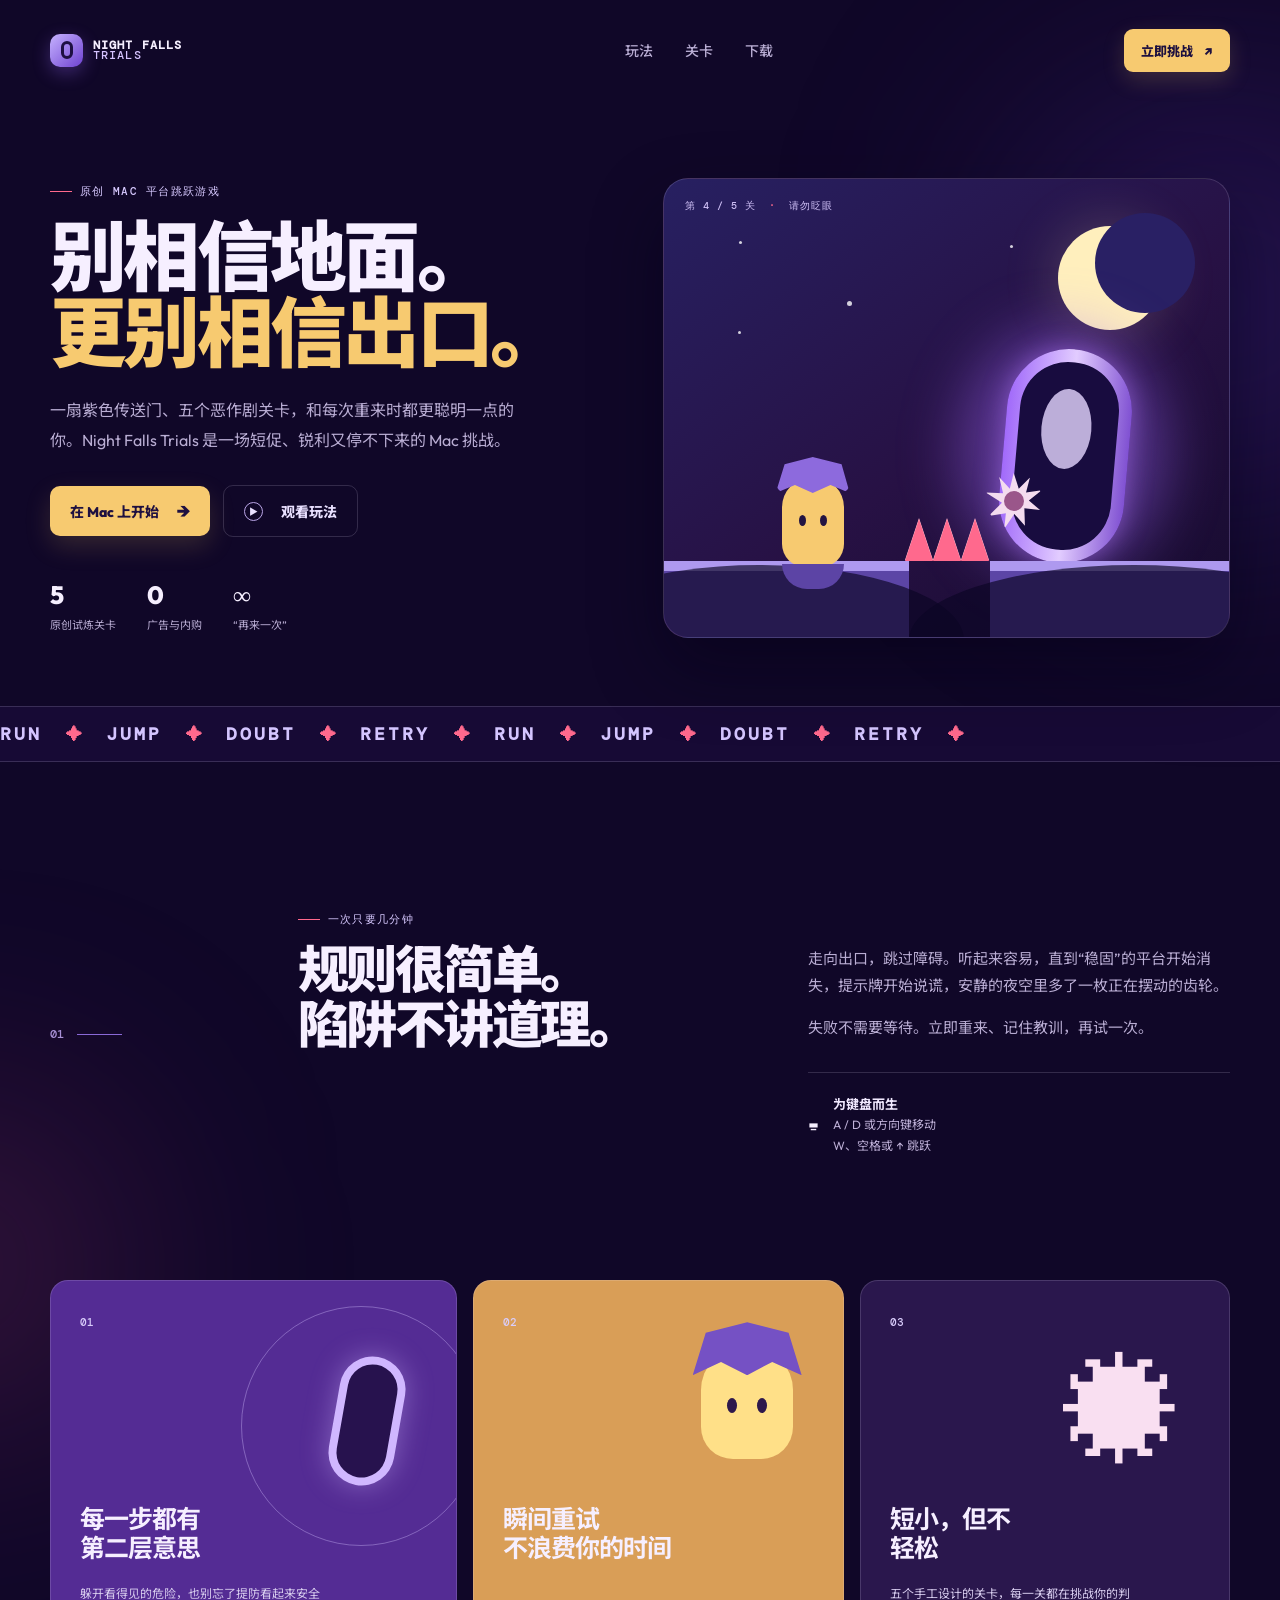
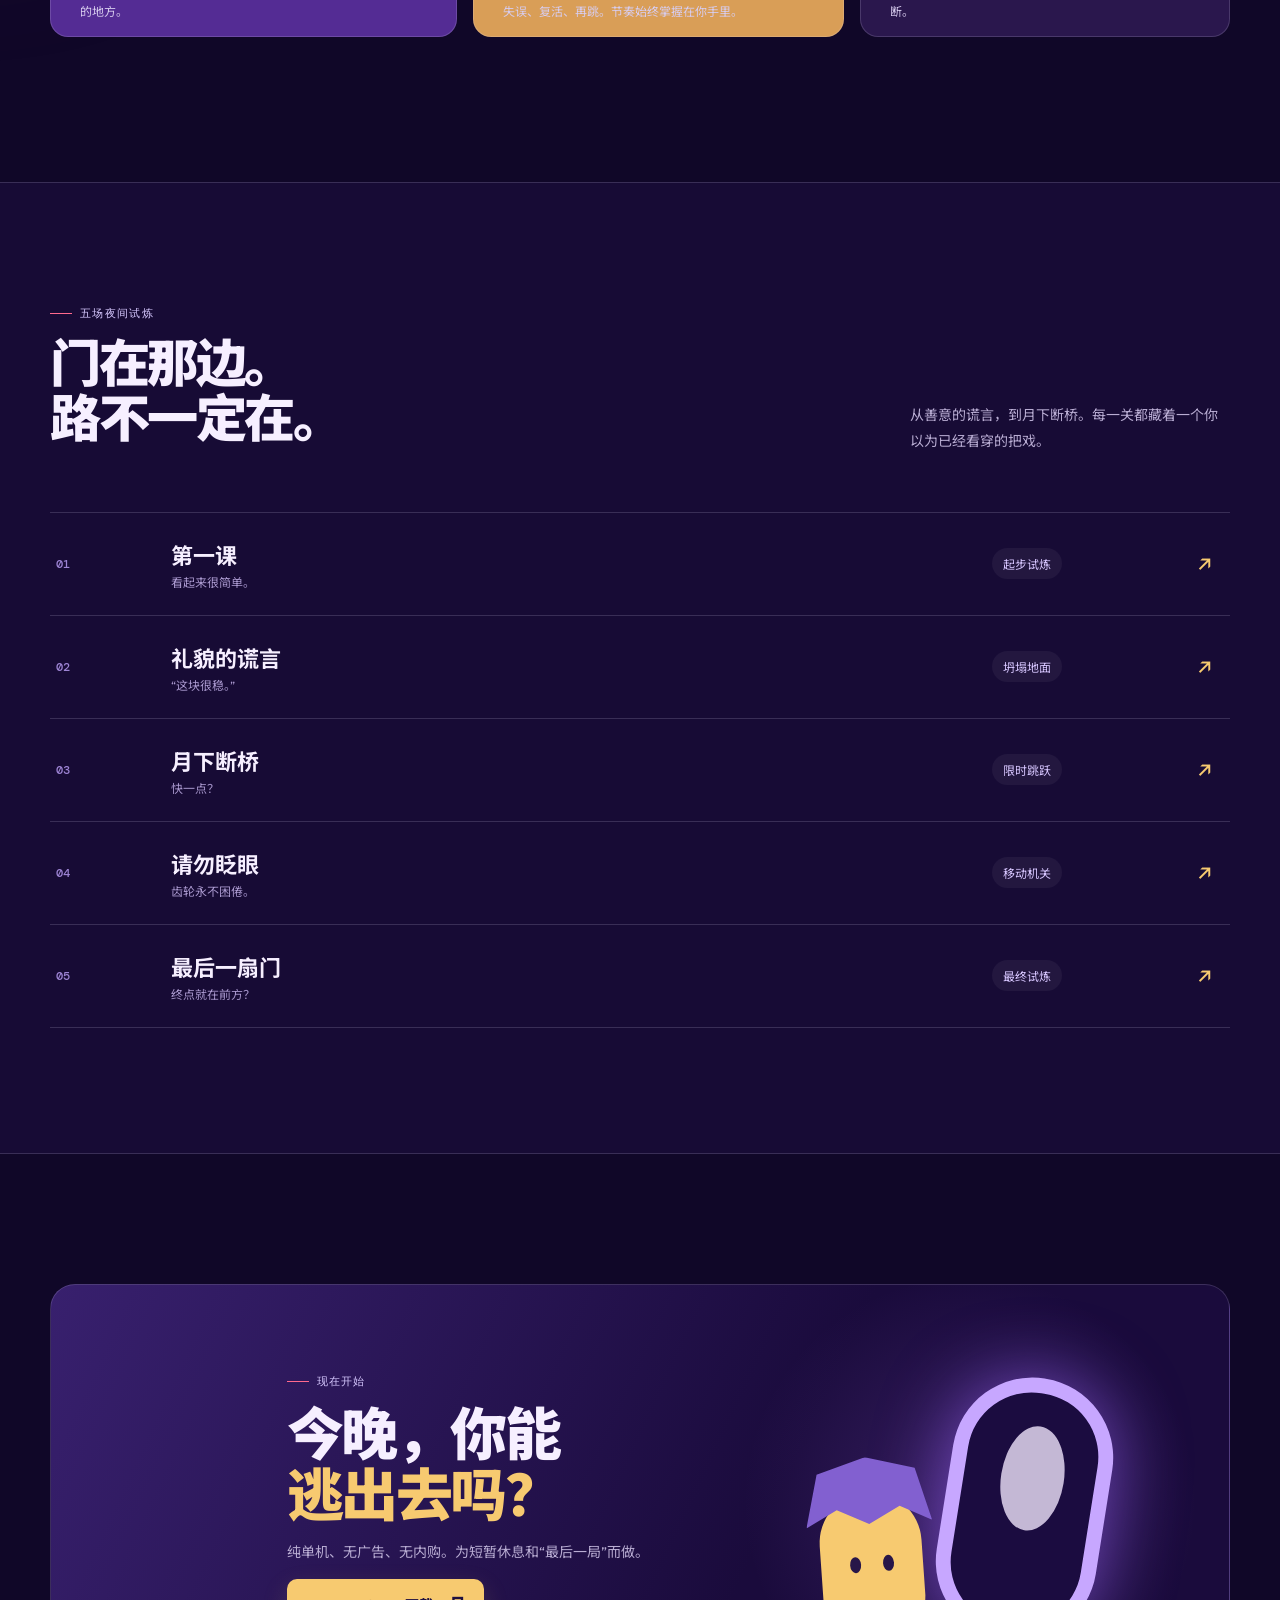
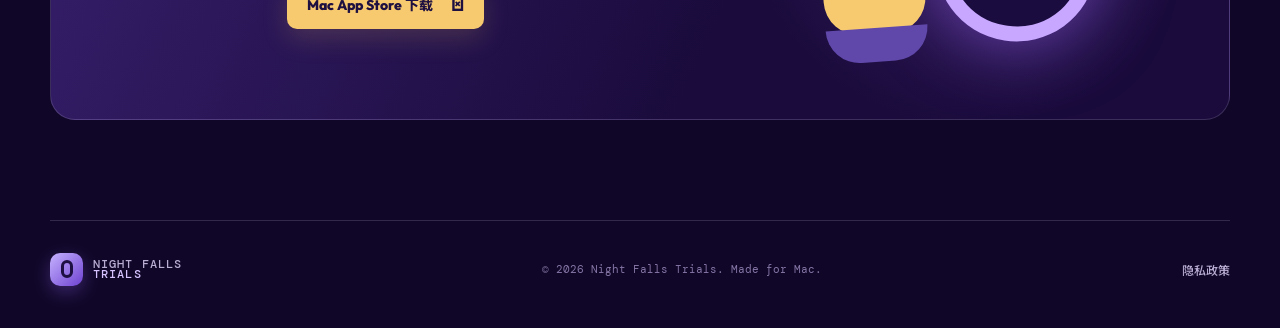
<file: index.html>
<!doctype html>
<html lang="zh-CN">
  <head>
    <meta charset="UTF-8" />
    <meta name="viewport" content="width=device-width, initial-scale=1.0" />
    <meta name="description" content="Night Falls Trials 是一款为 Mac 打造的原创恶作剧平台跳跃游戏。别相信地面，也别相信出口。" />
    <meta name="theme-color" content="#160d35" />
    <meta property="og:title" content="Night Falls Trials｜夜陨试炼" />
    <meta property="og:description" content="别相信地面，也别相信出口。" />
    <meta property="og:type" content="website" />
    <title>Night Falls Trials｜夜陨试炼</title>
    <link rel="icon" href="assets/icon.svg" type="image/svg+xml" />
    <link rel="stylesheet" href="styles.css" />
  </head>
  <body>
    <div class="aurora aurora-one"></div>
    <div class="aurora aurora-two"></div>
    <header class="site-header shell">
      <a class="brand" href="#top" aria-label="Night Falls Trials 首页">
        <span class="brand-mark"><span></span></span>
        <span>NIGHT FALLS<br /><b>TRIALS</b></span>
      </a>
      <nav aria-label="主导航">
        <a href="#play">玩法</a>
        <a href="#trials">关卡</a>
        <a href="#download">下载</a>
      </nav>
      <a class="nav-cta" href="#download">立即挑战 <span>↗</span></a>
    </header>

    <main id="top">
      <section class="hero shell">
        <div class="hero-copy reveal">
          <p class="eyebrow"><i></i> 原创 Mac 平台跳跃游戏</p>
          <h1>别相信地面。<br /><em>更别相信出口。</em></h1>
          <p class="lead">一扇紫色传送门、五个恶作剧关卡，和每次重来时都更聪明一点的你。Night Falls Trials 是一场短促、锐利又停不下来的 Mac 挑战。</p>
          <div class="hero-actions">
            <a class="button primary" href="#download">在 Mac 上开始 <span>→</span></a>
            <a class="button ghost" href="#play"><span class="play-icon">▶</span> 观看玩法</a>
          </div>
          <div class="facts">
            <div><strong>5</strong><span>原创试炼关卡</span></div>
            <div><strong>0</strong><span>广告与内购</span></div>
            <div><strong>∞</strong><span>“再来一次”</span></div>
          </div>
        </div>

        <div class="hero-art reveal" aria-label="夜陨试炼游戏场景插画">
          <div class="moon"></div>
          <div class="star s1"></div><div class="star s2"></div><div class="star s3"></div><div class="star s4"></div><div class="star s5"></div>
          <div class="portal-glow"></div>
          <div class="portal"><span class="portal-inner"></span></div>
          <div class="saw"><span></span><b></b></div>
          <div class="spikes"><i></i><i></i><i></i></div>
          <div class="platform platform-left"></div>
          <div class="platform platform-right"></div>
          <div class="character"><span class="hat"></span><span class="face"><b></b><b></b></span><span class="body"></span></div>
          <div class="mist mist-one"></div><div class="mist mist-two"></div>
          <p class="art-label">第 4 / 5 关 <span>·</span> 请勿眨眼</p>
        </div>
      </section>

      <section class="marquee" aria-label="游戏关键词">
        <div><span>RUN</span><b>✦</b><span>JUMP</span><b>✦</b><span>DOUBT</span><b>✦</b><span>RETRY</span><b>✦</b><span>RUN</span><b>✦</b><span>JUMP</span><b>✦</b><span>DOUBT</span><b>✦</b><span>RETRY</span><b>✦</b></div>
      </section>

      <section class="intro shell" id="play">
        <div class="section-number">01 <span></span></div>
        <div class="intro-title reveal"><p class="eyebrow"><i></i> 一次只要几分钟</p><h2>规则很简单。<br />陷阱不讲道理。</h2></div>
        <div class="intro-text reveal"><p>走向出口，跳过障碍。听起来容易，直到“稳固”的平台开始消失，提示牌开始说谎，安静的夜空里多了一枚正在摆动的齿轮。</p><p>失败不需要等待。立即重来、记住教训，再试一次。</p><div class="controls"><span>⌨</span><p><b>为键盘而生</b><br />A / D 或方向键移动<br />W、空格或 ↑ 跳跃</p></div></div>
      </section>

      <section class="feature-grid shell">
        <article class="feature card-purple reveal"><span class="feature-index">01</span><div class="feature-orbit"></div><div class="mini-portal"></div><h3>每一步都有<br />第二层意思</h3><p>躲开看得见的危险，也别忘了提防看起来安全的地方。</p></article>
        <article class="feature card-gold reveal"><span class="feature-index">02</span><div class="mini-character"><span></span><i></i><i></i></div><h3>瞬间重试<br />不浪费你的时间</h3><p>失误、复活、再跳。节奏始终掌握在你手里。</p></article>
        <article class="feature card-dark reveal"><span class="feature-index">03</span><div class="mini-saw">✹</div><h3>短小，但不<br />轻松</h3><p>五个手工设计的关卡，每一关都在挑战你的判断。</p></article>
      </section>

      <section class="trials" id="trials">
        <div class="shell">
          <div class="section-head reveal"><div><p class="eyebrow"><i></i> 五场夜间试炼</p><h2>门在那边。<br />路不一定在。</h2></div><p>从善意的谎言，到月下断桥。每一关都藏着一个你以为已经看穿的把戏。</p></div>
          <div class="trial-list">
            <article class="trial reveal"><span class="trial-no">01</span><div><h3>第一课</h3><p>看起来很简单。</p></div><span class="trial-type">起步试炼</span><span class="arrow">↗</span></article>
            <article class="trial reveal"><span class="trial-no">02</span><div><h3>礼貌的谎言</h3><p>“这块很稳。”</p></div><span class="trial-type">坍塌地面</span><span class="arrow">↗</span></article>
            <article class="trial reveal"><span class="trial-no">03</span><div><h3>月下断桥</h3><p>快一点？</p></div><span class="trial-type">限时跳跃</span><span class="arrow">↗</span></article>
            <article class="trial reveal"><span class="trial-no">04</span><div><h3>请勿眨眼</h3><p>齿轮永不困倦。</p></div><span class="trial-type">移动机关</span><span class="arrow">↗</span></article>
            <article class="trial reveal"><span class="trial-no">05</span><div><h3>最后一扇门</h3><p>终点就在前方？</p></div><span class="trial-type">最终试炼</span><span class="arrow">↗</span></article>
          </div>
        </div>
      </section>

      <section class="download shell" id="download">
        <div class="download-orbit"></div>
        <div class="download-copy reveal"><p class="eyebrow"><i></i> 现在开始</p><h2>今晚，你能<br /><em>逃出去吗？</em></h2><p>纯单机、无广告、无内购。为短暂休息和“最后一局”而做。</p><a class="button primary" href="https://apps.apple.com/app/night-falls-trials/id6802349862" target="_blank" rel="noopener noreferrer">Mac App Store 下载 <span></span></a></div>
        <div class="download-graphic reveal"><div class="big-portal"><span></span></div><div class="download-character"><i></i><b></b><b></b></div></div>
      </section>
    </main>

    <footer class="site-footer shell"><a class="brand" href="#top"><span class="brand-mark"><span></span></span><span>NIGHT FALLS<br /><b>TRIALS</b></span></a><p>© <span id="year"></span> Night Falls Trials. Made for Mac.</p><a href="privacy.html">隐私政策</a></footer>
    <script src="script.js"></script>
  </body>
</html>
</file>
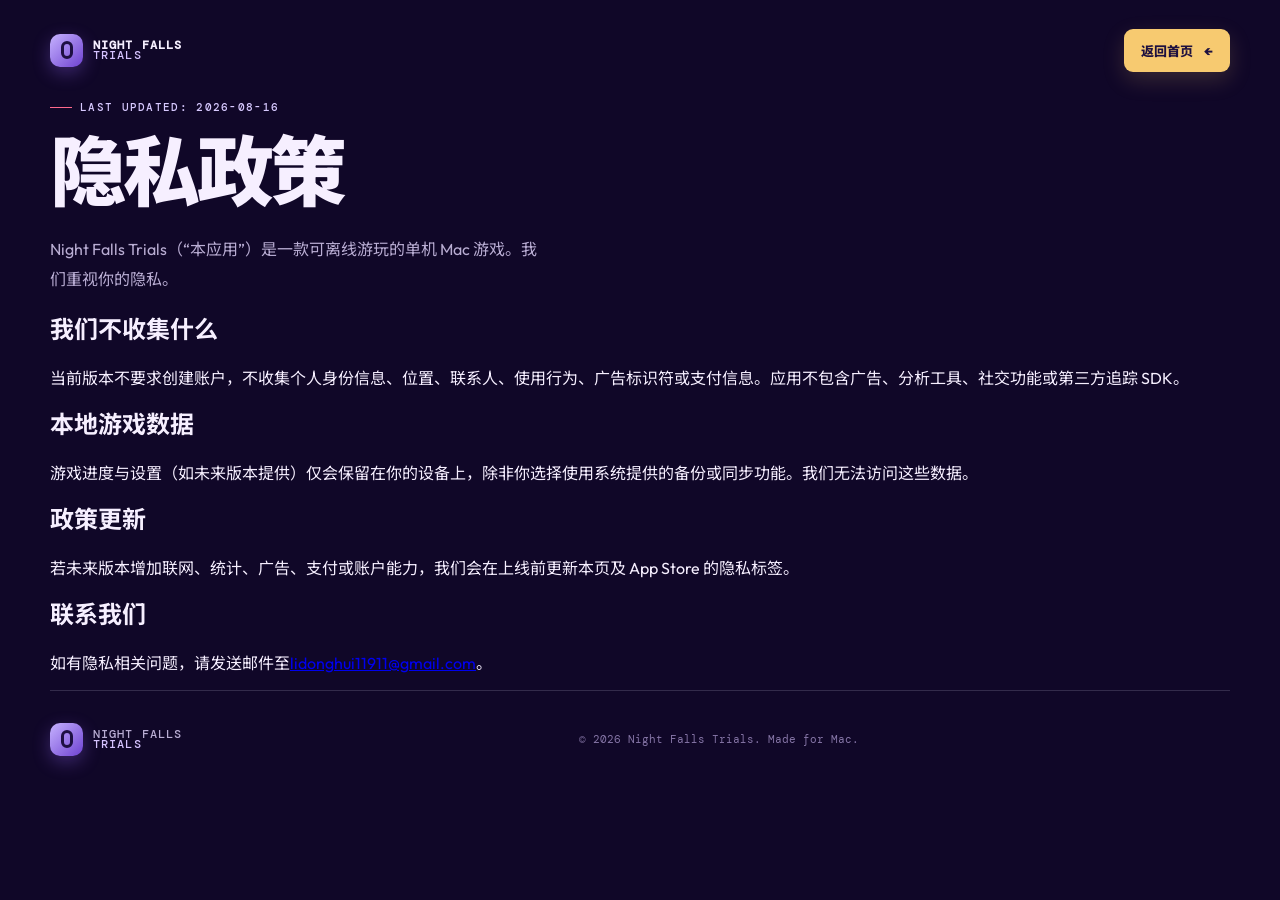
<file: privacy.html>
<!doctype html>
<html lang="zh-CN">
  <head><meta charset="UTF-8" /><meta name="viewport" content="width=device-width, initial-scale=1.0" /><meta name="description" content="Night Falls Trials 隐私政策" /><title>隐私政策｜Night Falls Trials</title><link rel="icon" href="assets/icon.svg" type="image/svg+xml" /><link rel="stylesheet" href="styles.css" /></head>
  <body><header class="site-header shell"><a class="brand" href="index.html"><span class="brand-mark"><span></span></span><span>NIGHT FALLS<br /><b>TRIALS</b></span></a><a class="nav-cta" href="index.html">返回首页 <span>←</span></a></header><main class="shell policy"><p class="eyebrow"><i></i> LAST UPDATED: 2026-08-16</p><h1>隐私政策</h1><p class="lead">Night Falls Trials（“本应用”）是一款可离线游玩的单机 Mac 游戏。我们重视你的隐私。</p><section><h2>我们不收集什么</h2><p>当前版本不要求创建账户，不收集个人身份信息、位置、联系人、使用行为、广告标识符或支付信息。应用不包含广告、分析工具、社交功能或第三方追踪 SDK。</p></section><section><h2>本地游戏数据</h2><p>游戏进度与设置（如未来版本提供）仅会保留在你的设备上，除非你选择使用系统提供的备份或同步功能。我们无法访问这些数据。</p></section><section><h2>政策更新</h2><p>若未来版本增加联网、统计、广告、支付或账户能力，我们会在上线前更新本页及 App Store 的隐私标签。</p></section><section><h2>联系我们</h2><p data-i18n="privacy.contactText">如有隐私相关问题，请发送邮件至<a href="mailto:lidonghui11911@gmail.com">lidonghui11911@gmail.com</a>。</p></section></main><footer class="site-footer shell"><a class="brand" href="index.html"><span class="brand-mark"><span></span></span><span>NIGHT FALLS<br /><b>TRIALS</b></span></a><p>© <span id="year"></span> Night Falls Trials. Made for Mac.</p></footer><script src="script.js"></script></body>
</html>
</file>
<file: styles.css>
@import url('https://fonts.googleapis.com/css2?family=DM+Mono:wght@400;500&family=Noto+Sans+SC:wght@400;500;700;900&family=Outfit:wght@400;500;600;700;800;900&display=swap');

:root{--ink:#f6efff;--muted:#b9add3;--violet:#9b70ff;--lavender:#d6c3ff;--night:#100728;--night2:#1b0e42;--gold:#f7ca70;--pink:#ff698d;--line:rgba(237,226,255,.16)}*{box-sizing:border-box}html{scroll-behavior:smooth}body{margin:0;background:var(--night);color:var(--ink);font-family:Outfit,'Noto Sans SC',sans-serif;overflow-x:hidden}.shell{width:min(1180px,calc(100% - 56px));margin-inline:auto}.aurora{position:fixed;z-index:-1;border-radius:50%;filter:blur(120px);pointer-events:none}.aurora-one{width:430px;height:430px;background:#502b9c55;top:90px;right:-160px}.aurora-two{width:330px;height:330px;background:#bf45843a;top:1100px;left:-210px}.site-header{height:100px;display:flex;align-items:center;justify-content:space-between}.brand{display:flex;align-items:center;gap:10px;color:var(--ink);font:700 12px/10px 'DM Mono',monospace;letter-spacing:1.1px;text-decoration:none}.brand b{color:var(--lavender);font-weight:500}.brand-mark{width:33px;height:33px;border-radius:10px;background:linear-gradient(135deg,#c6b2ff,#6e42d1);display:grid;place-items:center;box-shadow:0 6px 18px #9466f755}.brand-mark span{width:12px;height:18px;border:3px solid #1e1043;border-radius:6px}.site-header nav{display:flex;gap:32px;margin-left:92px}.site-header nav a,.site-footer>a{color:var(--muted);text-decoration:none;font-size:14px;font-weight:500;transition:.2s}.site-header nav a:hover,.site-footer>a:hover{color:#fff}.nav-cta{color:#1d103f;background:var(--gold);padding:12px 17px;border-radius:9px;font-weight:800;font-size:13px;text-decoration:none;box-shadow:0 8px 22px #f5c66c2c}.nav-cta span{margin-left:9px}.hero{min-height:606px;padding:65px 0 55px;display:grid;grid-template-columns:1.01fr .99fr;align-items:center;gap:34px}.eyebrow{display:flex;align-items:center;gap:8px;color:#d7c9ff;font:500 11px 'DM Mono',monospace;letter-spacing:1.3px;text-transform:uppercase}.eyebrow i{display:inline-block;width:22px;height:1px;background:var(--pink)}h1,h2,h3,p{margin-top:0}h1{font-size:clamp(50px,6vw,82px);letter-spacing:-3.7px;line-height:.99;margin:20px 0 25px;font-weight:900}h1 em,h2 em{font-style:normal;color:var(--gold)}.lead{max-width:490px;color:var(--muted);font-size:16px;line-height:1.85}.hero-actions{display:flex;align-items:center;gap:13px;margin-top:30px}.button{display:inline-flex;align-items:center;gap:18px;border-radius:10px;padding:15px 20px;font-size:14px;font-weight:800;text-decoration:none}.primary{color:#1e1040;background:var(--gold);box-shadow:0 10px 26px #eab85d2c}.primary span{font-size:20px;line-height:10px}.ghost{color:#e9e0ff;border:1px solid var(--line)}.play-icon{font-size:9px;border:1px solid #b9a4e6;width:19px;height:19px;display:grid;place-items:center;border-radius:50%}.facts{display:flex;gap:31px;margin-top:42px}.facts div{display:grid;gap:5px}.facts strong{font:800 25px Outfit}.facts span{font-size:11px;color:var(--muted)}.hero-art{height:460px;border:1px solid var(--line);border-radius:25px;position:relative;overflow:hidden;background:linear-gradient(145deg,#272061 0%,#271144 55%,#160b2e 100%);box-shadow:0 30px 70px #05021677}.moon{position:absolute;width:104px;height:104px;border-radius:50%;background:#ffefbd;right:67px;top:47px;box-shadow:0 0 55px #ffeebe37}.moon:after{content:"";position:absolute;background:#292064;width:100px;height:100px;border-radius:50%;left:37px;top:-13px}.star{position:absolute;width:3px;height:3px;background:#fff;border-radius:50%;opacity:.8}.s1{top:62px;left:75px}.s2{top:122px;left:183px;width:5px;height:5px}.s3{top:66px;left:346px}.s4{top:209px;left:402px;width:4px;height:4px}.s5{top:152px;left:74px}.portal-glow{position:absolute;right:62px;bottom:60px;width:210px;height:250px;border-radius:50%;background:#a46bff66;filter:blur(28px)}.portal{position:absolute;right:101px;bottom:74px;width:125px;height:214px;border-radius:62px;background:linear-gradient(90deg,#a16afa,#e2ccff 52%,#8051d2);padding:13px;transform:rotate(5deg);box-shadow:0 0 24px #b87bff80}.portal-inner{display:block;width:100%;height:100%;border-radius:48px;background:#180c3f;position:relative}.portal-inner:after{content:"";position:absolute;top:27px;left:23px;width:50px;height:80px;border-radius:50%;background:#e5d8ff;opacity:.8}.platform{position:absolute;bottom:0;background:#5c45a6;border-top:10px solid #ae99ef}.platform-left{left:0;width:245px;height:76px}.platform-right{right:0;width:239px;height:76px}.spikes{position:absolute;bottom:76px;right:240px;display:flex}.spikes i{width:0;height:0;border-left:14px solid transparent;border-right:14px solid transparent;border-bottom:42px solid var(--pink);filter:drop-shadow(0 -1px 0 #ffc2d2)}.saw{position:absolute;bottom:108px;left:322px;width:56px;height:56px;animation:spin 7s linear infinite}.saw span{display:block;width:56px;height:56px;border-radius:48% 52% 43% 57%;background:#f4dcef;clip-path:polygon(50% 0%,59% 28%,79% 8%,72% 35%,100% 31%,77% 49%,97% 66%,69% 63%,70% 94%,51% 73%,33% 100%,36% 72%,5% 77%,29% 53%,0 35%,31% 36%,24% 7%,43% 28%)}.saw b{position:absolute;inset:18px;border-radius:50%;background:#9a568a}.character{position:absolute;left:118px;bottom:70px;width:62px;height:89px;background:var(--gold);border-radius:29px 29px 23px 23px;z-index:2}.character .hat{position:absolute;top:-21px;left:-6px;width:74px;height:36px;border-radius:50% 50% 10px 10px;background:#8d6add;clip-path:polygon(0 100%,12% 20%,50% 0,89% 20%,100% 100%,74% 78%,50% 100%,26% 78%)}.face{position:absolute;top:37px;left:17px;display:flex;gap:14px}.face b{width:7px;height:11px;border-radius:50%;background:#231442}.body{position:absolute;width:62px;height:25px;background:#5c44a5;bottom:-22px;border-radius:0 0 27px 27px}.mist{position:absolute;height:150px;bottom:-78px;border-radius:50%;background:#0b0525aa}.mist-one{width:410px;left:-110px}.mist-two{width:450px;right:-130px}.art-label{position:absolute;left:21px;top:20px;font:500 10px 'DM Mono';color:#cfc0f6;letter-spacing:1px}.art-label span{color:var(--pink);margin-inline:6px}.marquee{overflow:hidden;border-top:1px solid var(--line);border-bottom:1px solid var(--line);background:#170a35;padding:15px 0;white-space:nowrap}.marquee div{display:inline-flex;gap:24px;align-items:center;animation:slide 24s linear infinite}.marquee span{font:800 18px 'DM Mono';letter-spacing:3px;color:#d4c5ff}.marquee b{color:var(--pink)}.intro{padding:150px 0 124px;display:grid;grid-template-columns:.48fr 1.1fr 1fr;gap:45px}.section-number{font:500 12px 'DM Mono';color:#a890d6;display:flex;gap:13px;align-items:center}.section-number span{height:1px;width:45px;background:#8a69d7}.intro-title h2,.section-head h2,.download h2{font-size:clamp(38px,4vw,58px);line-height:1.07;letter-spacing:-2.5px;font-weight:900;margin:15px 0}.intro-text{padding-top:33px}.intro-text>p{color:var(--muted);font-size:15px;line-height:1.8}.controls{margin-top:31px;display:flex;gap:14px;align-items:center;border-top:1px solid var(--line);padding-top:20px}.controls>span{font-size:22px}.controls p{color:#bfb1d8;font-size:12px;line-height:1.7;margin:0}.controls b{color:#f1e9ff;font-size:13px}.feature-grid{display:grid;grid-template-columns:1.1fr 1fr 1fr;gap:16px}.feature{min-height:357px;border-radius:18px;padding:29px;position:relative;overflow:hidden;border:1px solid var(--line)}.feature-index{font:500 11px 'DM Mono';color:#d9cdfb}.feature h3{position:absolute;bottom:48px;font-size:25px;line-height:1.16;letter-spacing:-1px}.feature p{position:absolute;bottom:15px;max-width:240px;font-size:12px;color:#d7ccee;line-height:1.5;margin:0}.card-purple{background:#542c94}.card-gold{background:#d99e57}.card-dark{background:#2a174d}.feature-orbit{position:absolute;width:240px;height:240px;border:1px solid #d4c2ff60;border-radius:50%;right:-25px;top:25px}.mini-portal{position:absolute;right:56px;top:75px;width:66px;height:130px;border-radius:33px;background:#d0b7ff;transform:rotate(10deg);padding:8px;box-shadow:0 0 28px #d2b7ff66}.mini-portal:after{content:"";display:block;height:100%;border-radius:26px;background:#27124e}.mini-character{position:absolute;right:50px;top:66px;width:92px;height:112px;background:#ffe088;border-radius:43px 43px 32px 32px}.mini-character span{position:absolute;top:-25px;left:-8px;width:109px;height:53px;background:#7551c4;clip-path:polygon(0 100%,12% 20%,50% 0,88% 20%,100% 100%,73% 75%,50% 100%,26% 75%)}.mini-character i{position:absolute;width:10px;height:15px;border-radius:50%;background:#2e194c;top:51px}.mini-character i:nth-of-type(1){left:26px}.mini-character i:nth-of-type(2){right:26px}.mini-saw{position:absolute;right:49px;top:72px;width:117px;height:117px;display:grid;place-items:center;color:#f9dff1;font-size:119px;line-height:1;animation:spin 10s linear infinite}.trials{background:#170b35;margin-top:145px;padding:123px 0 125px;border-top:1px solid var(--line);border-bottom:1px solid var(--line)}.section-head{display:flex;justify-content:space-between;align-items:end;margin-bottom:51px}.section-head>p{color:var(--muted);font-size:14px;line-height:1.8;width:320px;margin:0 0 7px}.trial-list{border-top:1px solid var(--line)}.trial{display:grid;grid-template-columns:90px 1fr 180px 27px;gap:25px;align-items:center;padding:25px 6px;border-bottom:1px solid var(--line);transition:.25s}.trial:hover{padding-inline:18px;background:#ffffff09}.trial-no{font:500 12px 'DM Mono';color:#9d84d4}.trial h3{margin:0 0 3px;font-size:22px}.trial p{font-size:12px;color:#a998ce;margin:0}.trial-type{justify-self:start;font-size:12px;color:#d7c6ff;padding:7px 11px;background:#ffffff0d;border-radius:20px}.arrow{font-size:23px;color:var(--gold)}.download{margin-top:130px;margin-bottom:100px;min-height:420px;border:1px solid var(--line);border-radius:25px;padding:72px 78px;display:flex;align-items:center;justify-content:space-between;position:relative;overflow:hidden;background:linear-gradient(115deg,#38206e,#1a0b3c 60%)}.download:after{content:"";position:absolute;inset:0;background:radial-gradient(circle at 78% 50%,#9d64e035,transparent 24%)}.download-copy{position:relative;z-index:1}.download-copy h2{font-size:57px}.download-copy>p:not(.eyebrow){color:var(--muted);font-size:14px;line-height:1.7;max-width:370px}.download-copy small{display:block;color:#8e7caf;font-size:10px;margin-top:12px}.disabled{opacity:.88;cursor:default}.download-graphic{position:relative;width:345px;height:290px;z-index:1}.big-portal{position:absolute;right:46px;top:20px;width:161px;height:265px;background:#c7a7ff;border-radius:80px;transform:rotate(9deg);padding:15px;box-shadow:0 0 70px #a069ff99}.big-portal span{display:block;height:100%;border-radius:64px;background:#1b0c40}.big-portal span:after{content:"";position:absolute;top:48px;left:52px;width:63px;height:105px;border-radius:50%;background:#f4e8ff;opacity:.78}.download-character{position:absolute;left:15px;bottom:13px;width:102px;height:142px;background:#f7ca70;border-radius:51px 51px 35px 35px;transform:rotate(-4deg)}.download-character:before{content:"";position:absolute;top:-35px;left:-12px;width:126px;height:67px;background:#8260d0;clip-path:polygon(0 100%,11% 21%,50% 0,89% 21%,100% 100%,75% 76%,50% 100%,25% 76%)}.download-character i{position:absolute;bottom:-28px;left:0;width:102px;height:34px;border-radius:0 0 45px 45px;background:#6048ab}.download-character b{position:absolute;top:64px;width:11px;height:16px;border-radius:50%;background:#281648}.download-character b:nth-of-type(1){left:29px}.download-character b:nth-of-type(2){right:29px}.site-footer{border-top:1px solid var(--line);padding:32px 0 42px;display:flex;align-items:center;gap:26px}.site-footer p{margin:0 auto;color:#8575a6;font:11px 'DM Mono'}.site-footer>a{font-size:12px}.reveal{opacity:0;transform:translateY(24px);transition:opacity .75s ease,transform .75s ease}.reveal.visible{opacity:1;transform:none}@keyframes spin{to{transform:rotate(360deg)}}@keyframes slide{to{transform:translateX(-50%)}}
@media(max-width:800px){.shell{width:min(100% - 36px,620px)}.site-header{height:78px}.site-header nav{display:none}.nav-cta{padding:10px 12px;font-size:11px}.hero{padding:52px 0 70px;grid-template-columns:1fr;gap:42px}.hero-art{height:390px}h1{font-size:54px}.facts{margin-top:33px}.intro{padding:88px 0;grid-template-columns:1fr;gap:10px}.intro-text{padding-top:0}.feature-grid{grid-template-columns:1fr;gap:12px}.feature{min-height:280px}.trials{margin-top:88px;padding:80px 0}.section-head{display:block}.section-head>p{width:auto;margin-top:20px}.trial{grid-template-columns:40px 1fr 24px;gap:10px}.trial-type{display:none}.download{margin-top:80px;margin-bottom:58px;padding:52px 30px;min-height:610px;display:block}.download-copy h2{font-size:47px}.download-graphic{position:absolute;bottom:3px;right:5px;transform:scale(.86);transform-origin:bottom right}.site-footer{display:grid;grid-template-columns:1fr auto;gap:18px}.site-footer p{grid-column:1/-1;grid-row:2;margin:0}.marquee span{font-size:15px}.hero-actions{flex-wrap:wrap}}
@media(max-width:410px){.hero-art{transform:scale(.94);width:106%;margin-left:-3%}.facts{gap:18px}.facts strong{font-size:22px}.button{padding:13px 15px}.download{padding-inline:24px}}
</file>
